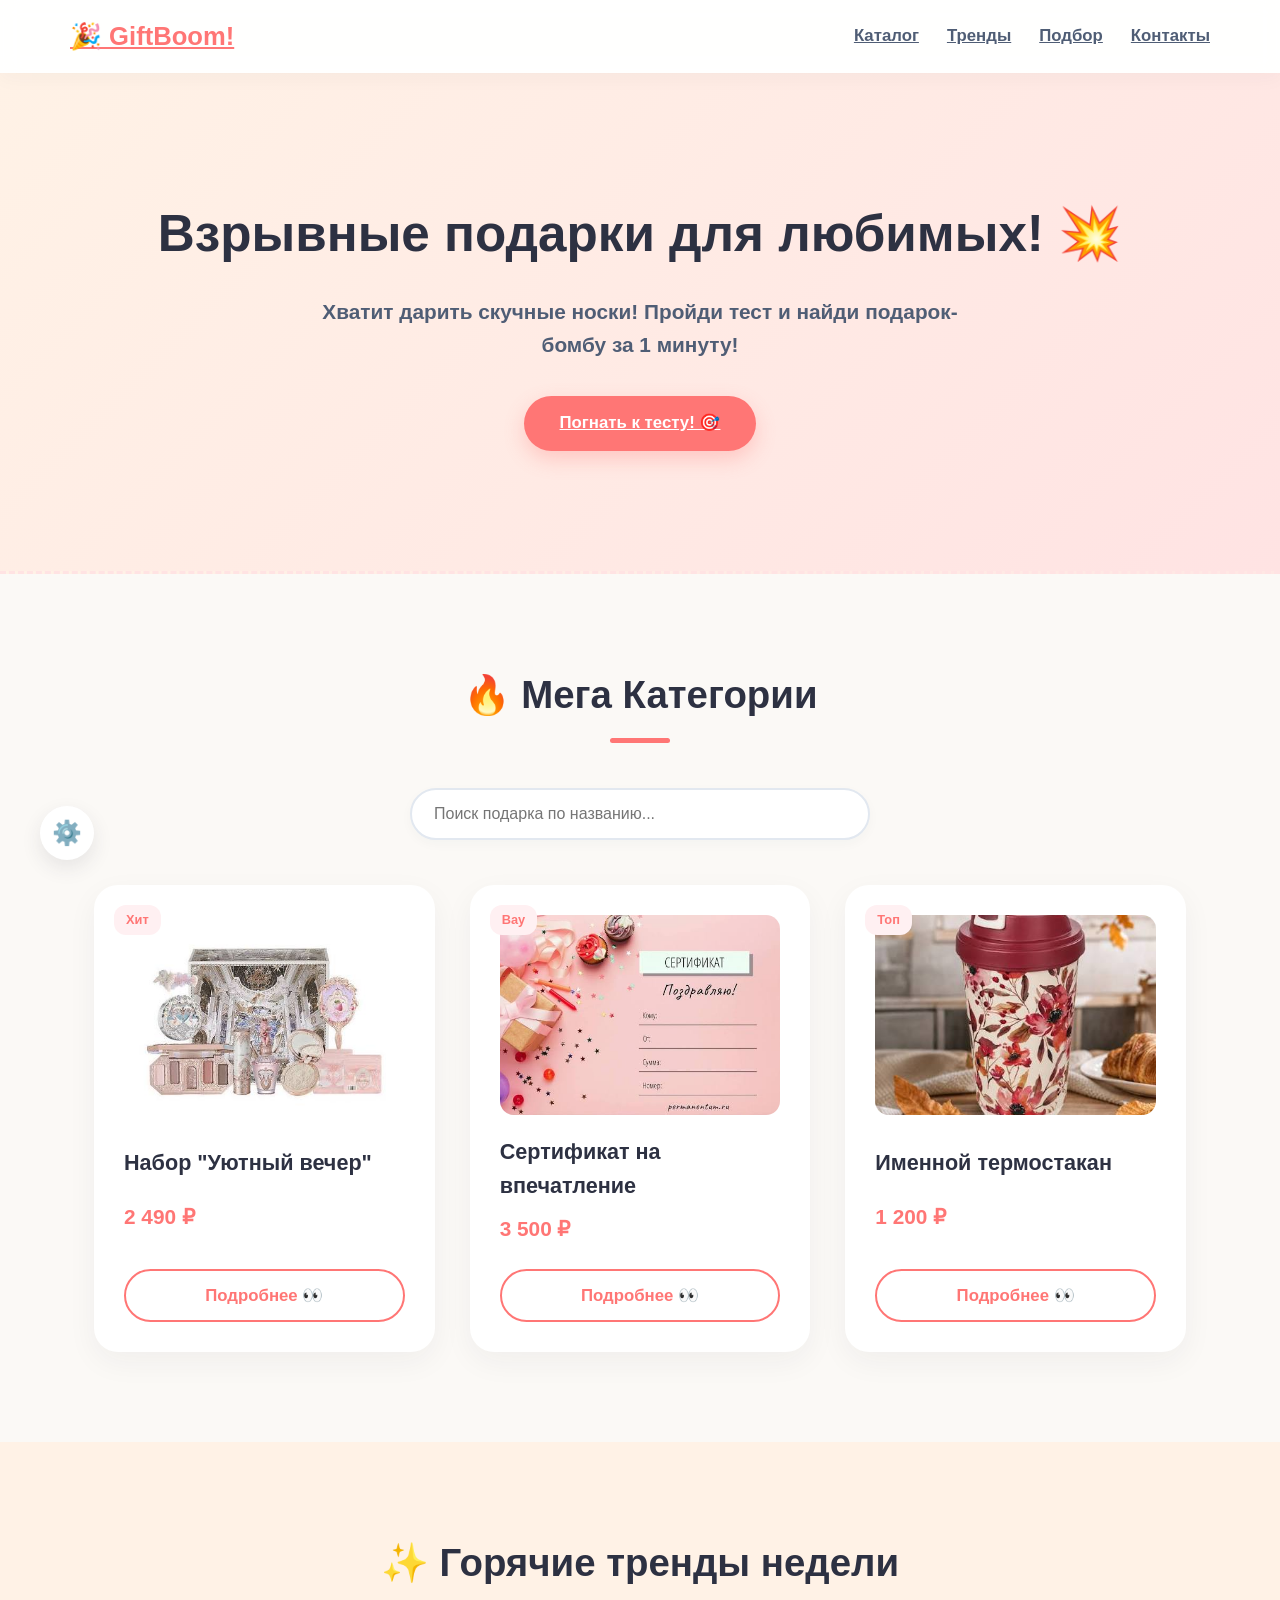
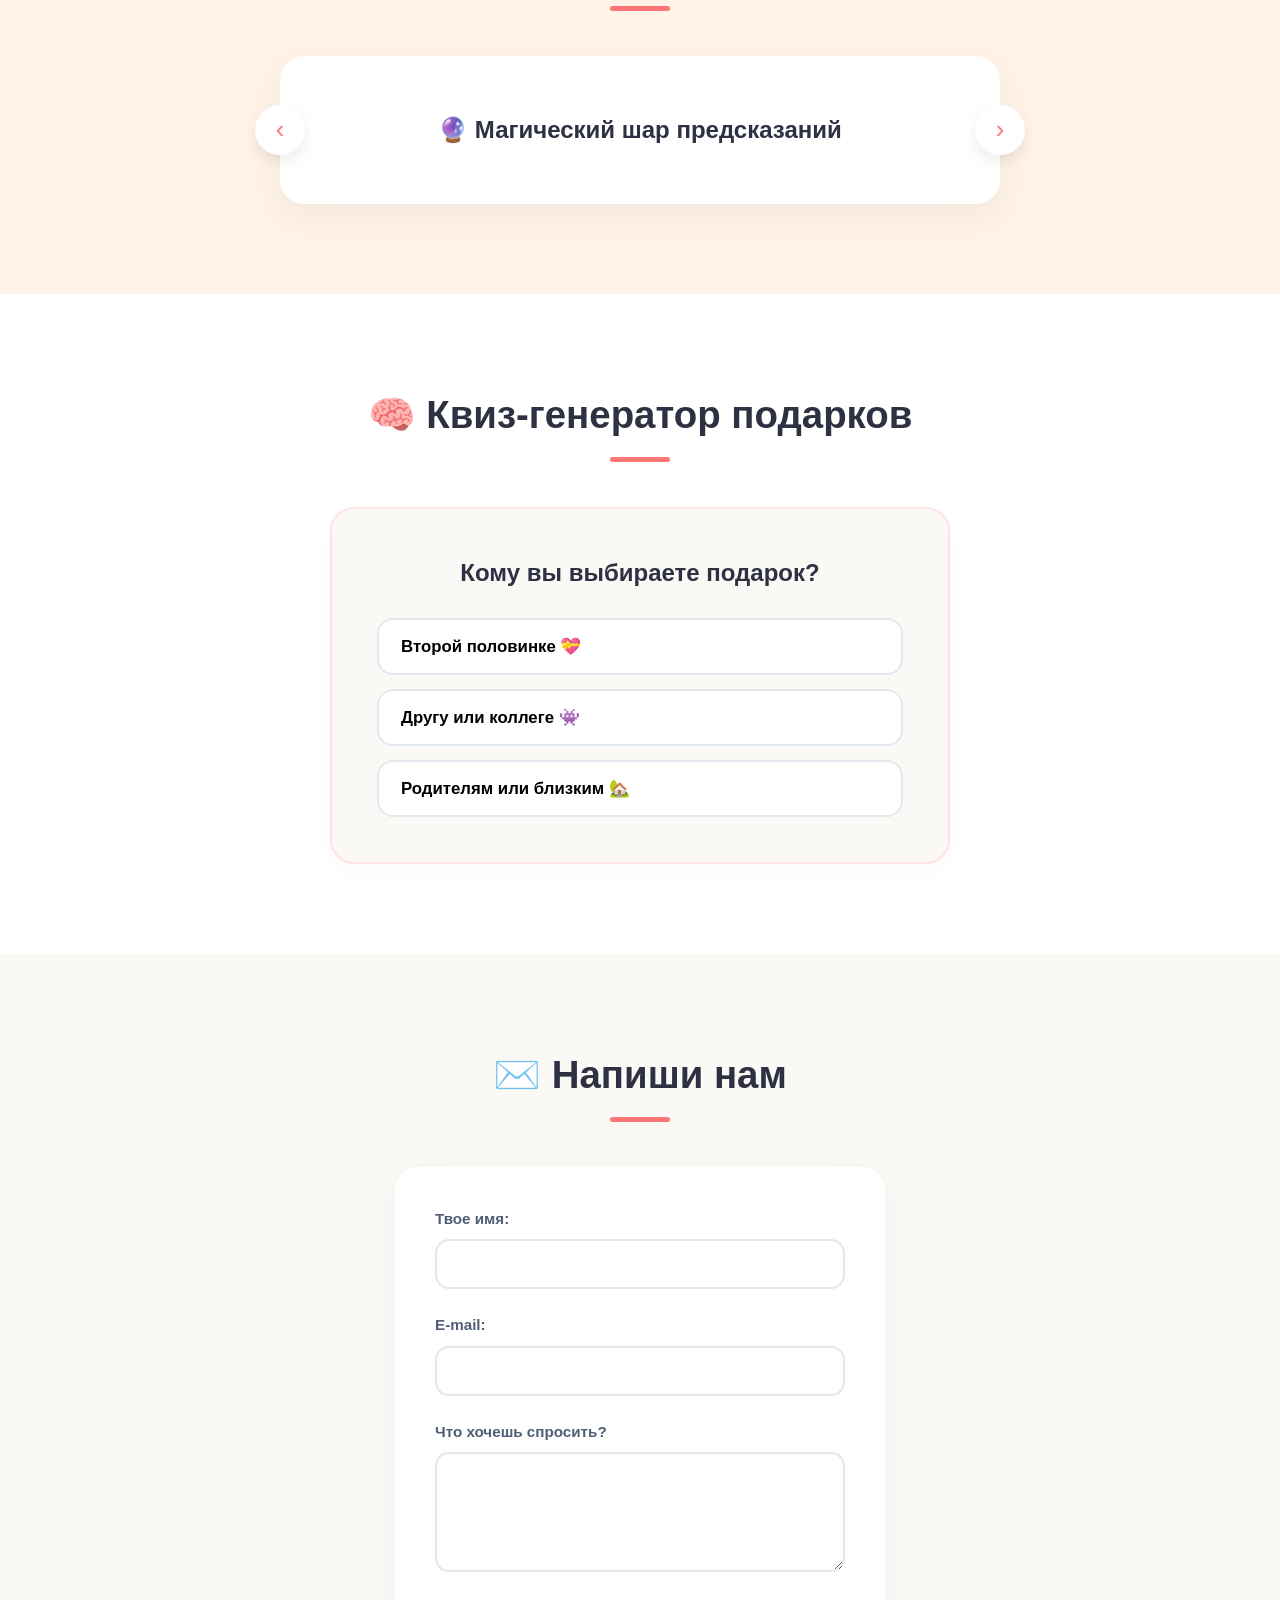
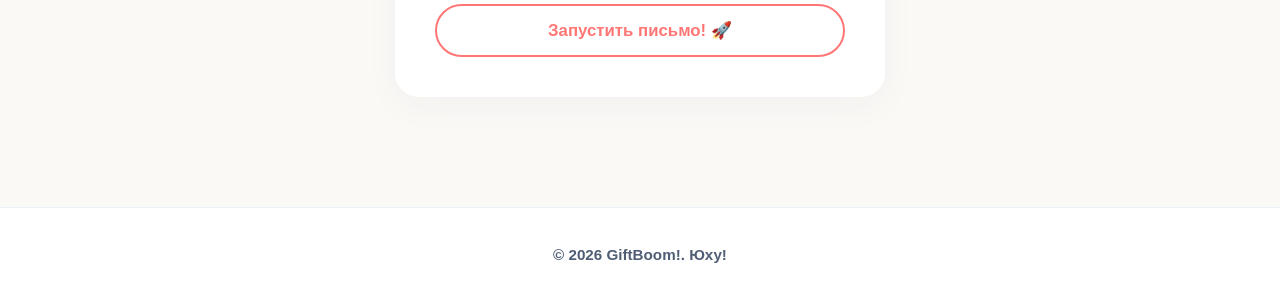
<file: index.html>
<!DOCTYPE html>
<html lang="ru">
<head>
    <meta charset="UTF-8">
    <meta name="viewport" content="width=device-width, initial-scale=1.0">
    <title>GiftBoom! 🎉 — Магазин ярких подарков</title>
    <!-- Если у тебя своя картинка-иконка в папке images: -->
    <link rel="icon" type="image/png" href="images/favicon.jpg?v=2">

    <link rel="stylesheet" href="style.css">
</head>
<body>

    <!-- Кнопка "Наверх" (Задание 1) -->
    <button id="scroll-to-top" class="scroll-btn" aria-label="Наверх">🚀</button>

    <!-- Шапка сайта -->
    <header class="header">
        <div class="container header-container">
            <a href="#" class="logo">🎉 GiftBoom!</a>
            <nav class="nav">
                <a href="#catalog" class="nav-link" data-lang-ru="Каталог" data-lang-en="Catalog">Каталог</a>
                <a href="#slider-section" class="nav-link" data-lang-ru="Тренды" data-lang-en="Trends">Тренды</a>
                <a href="#quiz-section" class="nav-link" data-lang-ru="Подбор" data-lang-en="Quiz">Подбор</a>
                <a href="#contact" class="nav-link" data-lang-ru="Контакты" data-lang-en="Contacts">Контакты</a>
            </nav>
        </div>
    </header>

    <main>
        <!-- Главный экран (Hero) -->
        <section class="hero">
            <div class="container hero-container">
                <h1 class="hero-title" data-lang-ru="Взрывные подарки для любимых! 💥" data-lang-en="Explosive gifts for everyone! 💥">Взрывные подарки для любимых! 💥</h1>
                <p class="hero-subtitle" data-lang-ru="Хватит дарить скучные носки! Пройди тест и найди подарок-бомбу за 1 минуту!" data-lang-en="Stop giving boring socks! Take the quiz and find a bomb gift in 1 minute!">Хватит дарить скучные носки! Пройди тест и найди подарок-бомбу за 1 минуту!</p>
                <a href="#quiz-section" class="btn btn-primary" data-lang-ru="Погнать к тесту! 🎯" data-lang-en="Start Quiz! 🎯">Погнать к тесту! 🎯</a>
            </div>
        </section>

        <!-- Каталог товаров с поиском (Задание 8) и анимацией (Задание 3) -->
        <section id="catalog" class="catalog">
            <div class="container">
                <h2 class="section-title" data-lang-ru="🔥 Мега Категории" data-lang-en="🔥 Mega Categories">🔥 Мега Категории</h2>
                
                <!-- Живой поиск (Задание 8) -->
                <div class="search-container">
                    <input type="text" id="catalog-search" placeholder="Поиск подарка по названию..." data-lang-placeholder-ru="Поиск подарка по названию..." data-lang-placeholder-en="Search gifts by name...">
                </div>

                <div class="catalog-grid">
                    <!-- Карточка 1 -->
                    <div class="product-card scroll-animate" data-title="набор уютный вечер">
                        <div class="product-badge">Хит</div>
                        <!-- Заменили заглушку на настоящий тег картинки -->
                        <img src="images/cozy.jpg" alt="Набор Уютный вечер" class="product-img">
                        <h3 class="product-title">Набор "Уютный вечер"</h3>
                        <p class="product-price">2 490 ₽</p>
                        <button class="btn btn-secondary open-modal-btn" data-gift="cozy">Подробнее 👀</button>
                    </div>

                    <!-- Карточка 2 -->
                    <div class="product-card scroll-animate" data-title="сертификат впечатление полет">
                        <div class="product-badge">Вау</div>
                        <img src="images/certificate.jpg" alt="Сертификат на впечатление" class="product-img">
                        <h3 class="product-title">Сертификат на впечатление</h3>
                        <p class="product-price">3 500 ₽</p>
                        <button class="btn btn-secondary open-modal-btn" data-gift="active">Подробнее 👀</button>
                    </div>

                    <!-- Карточка 3 -->
                    <div class="product-card scroll-animate" data-title="именной термостакан">
                        <div class="product-badge">Топ</div>
                        <img src="images/cup.jpg" alt="Именной термостакан" class="product-img">
                        <h3 class="product-title">Именной термостакан</h3>
                        <p class="product-price">1 200 ₽</p>
                        <button class="btn btn-secondary open-modal-btn" data-gift="style">Подробнее 👀</button>
                    </div>
</div>
            </div>
        </section>

        <!-- Слайдер без библиотек (Задание 9) -->
        <section id="slider-section" class="slider-section">
            <div class="container">
                <h2 class="section-title" data-lang-ru="✨ Горячие тренды недели" data-lang-en="✨ Hot trends of the week">✨ Горячие тренды недели</h2>
                <div class="slider-wrapper">
                    <button class="slider-arrow prev-btn">‹</button>
                    <div class="slider-container">
                        
                        <!-- НАЙДИ ЭТУ СТРОКУ И ЗАМЕНИ БЛОКИ ВНУТРИ НЕЁ -->
                        <div class="slider-track">
                            <div class="slide-item" tabindex="0">🔮 Магический шар предсказаний</div>
                            <div class="slide-item" tabindex="0">👾 Настольный мини-автомат</div>
                            <div class="slide-item" tabindex="0">🍫 Огромный бокс киндеров</div>
                            <div class="slide-item" tabindex="0">🍕 Подушка в виде пиццы</div>
                        </div>
                        
                    </div>
                    <button class="slider-arrow next-btn">›</button>
                </div>
            </div>
        </section>

        <!-- Интерактивная викторина -->
        <section id="quiz-section" class="quiz-section">
            <div class="container">
                <h2 class="section-title" data-lang-ru="🧠 Квиз-генератор подарков" data-lang-en="🧠 Gift Quiz Generator">🧠 Квиз-генератор подарков</h2>
                <div class="quiz-container" id="quiz">
                    <div id="question-container">
                        <p class="quiz-question" id="question-text">Загрузка...</p>
                        <div class="quiz-options" id="options-container"></div>
                    </div>
                    <div id="result-container" class="hidden">
                        <h3 data-lang-ru="Твой идеальный подарок-бомба:" data-lang-en="Your perfect bomb gift:">Твой идеальный подарок-бомба:</h3>
                        <div id="quiz-result" class="quiz-result-card"></div>
                        <button class="btn btn-primary" id="restart-btn" data-lang-ru="Пройти еще раз! 🔄" data-lang-en="Try again! 🔄">Пройти еще раз! 🔄</button>
                    </div>
                </div>
            </div>
        </section>

        <!-- Форма обратной связи через Netlify Forms (Задание 6) -->
        <section id="contact" class="contact-section">
            <div class="container">
                <h2 class="section-title" data-lang-ru="✉️ Напиши нам" data-lang-en="✉️ Write to us">✉️ Напиши нам</h2>
                <!-- Добавлен атрибут netlify для автоматической обработки сервером -->
                <form action="https://formspree.io/f/xqppeekl" method="POST" class="contact-form">
                    <div class="form-group">
                        <label for="name" class="form-label" data-lang-ru="Твое имя:" data-lang-en="Your name:">Твое имя:</label>
                        <input type="text" id="name" name="name" class="form-input" required>
                    </div>
                    <div class="form-group">
                        <label for="email" class="form-label" data-lang-ru="E-mail:" data-lang-en="E-mail:">E-mail:</label>
                        <input type="email" id="email" name="email" class="form-input" required>
                    </div>
                    <div class="form-group">
                        <label for="message" class="form-label" data-lang-ru="Что хочешь спросить?" data-lang-en="What's your question?">Что хочешь спросить?</label>
                        <textarea id="message" name="message" class="form-input form-textarea" required></textarea>
                    </div>
                    <button type="submit" class="btn btn-secondary form-submit-btn" data-lang-ru="Запустить письмо! 🚀" data-lang-en="Send Letter! 🚀">Запустить письмо! 🚀</button>
                </form>
                <div id="form-status" class="form-status"></div>
            </div>
        </section>
    </main>

    <footer class="footer">
        <div class="container footer-container">
            <p>© 2026 GiftBoom!. Юху!</p>
        </div>
    </footer>

    <!-- Модальное окно с деталями карточки (Задание 10) -->
    <div id="product-modal" class="modalhidden">
        <div class="modal-content">
            <!-- Было: <span class="close-modal-btn">&times;</span> -->
            <button class="close-modal-btn" aria-label="Закрыть модальное окно">&times;</button>
            <h3 id="modal-title">Название подарка</h3>
            <p id="modal-desc">Описание появится здесь</p>
        </div>
    </div>

    <script src="script.js"></script>

    <!-- БЛОК НАСТРОЕК ДОСТУПНОСТИ -->
    <!-- Кнопка-шестерёнка для открытия панели -->
    <button id="settings-toggle" class="settings-btn" aria-label="Настройки">⚙️</button>

    <!-- Сама всплывающая панель -->
    <div id="settings-panel" class="settings-panel">
        <h3 data-lang-ru="Доступность" data-lang-en="Accessibility">Доступность</h3>
        
        <!-- Изменение шрифта -->
        <div class="settings-group">
            <span data-lang-ru="Размер шрифта:" data-lang-en="Font size:">Размер шрифта:</span>
            <div class="font-controls">
                <button id="font-decrease" class="ctrl-btn">A-</button>
                <button id="font-increase" class="ctrl-btn">A+</button>
            </div>
        </div>

        <!-- Переключатель языка (перенесён сюда) -->
        <div class="settings-group">
            <span data-lang-ru="Язык сайта:" data-lang-en="Language:">Язык сайта:</span>
            <button id="lang-toggle" class="lang-btn">🇬🇧 EN</button>
        </div>

        <!-- Скринридер (Озвучка) -->
        <div class="settings-group">
            <span data-lang-ru="Озвучка стрелочками:" data-lang-en="Arrow Screenreader:">Озвучка стрелочками:</span>
            <button id="reader-toggle" class="ctrl-btn btn-off" data-lang-ru="Выкл" data-lang-en="Off">Выкл</button>
        </div>
        
        <p class="reader-hint" data-lang-ru="💡 Включите озвучку и управляйте стрелочками ↑ ↓ на клавиатуре" data-lang-en="💡 Turn on and use ↑ ↓ arrows on keyboard">💡 Включите озвучку и управляйте стрелочками ↑ ↓ на клавиатуре</p>
    </div>

</body>
</html>
</file>
<file: style.css>
/* Плавная прокрутка по якорям (Задание 2) */
html {
    scroll-behavior: smooth;
}

/* ==========================================================================
   БАЗОВЫЕ НАСТРОЙКИ
   ========================================================================== */
* {
    margin: 0;
    padding: 0;
    box-sizing: border-box;
}

body {
    font-family: 'Nunito', 'Segoe UI', Roboto, sans-serif; /* Округлый, мягкий шрифт */
    background-color: #fbf9f6; /* Уютный молочный фон вместо холодного белого */
    color: #2d3142; /* Мягкий черничный цвет текста */
    line-height: 1.6;
}

.container {
    width: 100%;
    max-width: 1140px;
    margin: 0 auto;
    padding: 0 24px;
}

section {
    padding: 90px 0;
}

.section-title {
    text-align: center;
    font-size: 2.4rem;
    font-weight: 800;
    margin-bottom: 45px;
    color: #2d3142;
    position: relative;
}

/* Маленькая милая плашка под заголовками */
.section-title::after {
    content: '';
    display: block;
    width: 60px;
    height: 5px;
    background: #ff7675;
    border-radius: 10px;
    margin: 12px auto 0 auto;
}

.hidden { display: none !important; }
.modalhidden { 
    display: none; 
    position: fixed; 
    z-index: 200; 
    left: 0; top: 0; 
    width: 100%; height: 100%; 
    background-color: rgba(45, 49, 66, 0.4); 
    backdrop-filter: blur(5px);
    align-items: center; 
    justify-content: center; 
}

/* ==========================================================================
   1. КНОПКА "НАВЕРХ" (Задание 1) - ИСПРАВЛЕННАЯ ВЕРСИЯ
   ========================================================================== */
.scroll-btn {
    position: fixed;
    bottom: 40px;
    right: 40px; /* Кнопка всегда стоит на своем месте */
    z-index: 99;
    font-size: 1.5rem;
    border: none;
    outline: none;
    background-color: #ff7675;
    color: white;
    cursor: pointer;
    width: 54px;
    height: 54px;
    border-radius: 50%;
    box-shadow: 0 8px 20px rgba(255, 118, 117, 0.3);
    
    /* Изначально делаем её полностью прозрачной и кликабельной */
    opacity: 0;
    pointer-events: none; 
    
    /* Плавное появление */
    transition: all 0.3s ease;
}

/* Когда JS добавляет этот класс, кнопка плавно проявляется */
.scroll-btn.show { 
    opacity: 1;
    pointer-events: auto; /* Делаем её кликабельной */
}

.scroll-btn:hover { 
    transform: translateY(-4px) scale(1.1);
    background-color: #ff6b81;
}


/* ==========================================================================
   УЮТНАЯ ШАПКА
   ========================================================================== */
.header {
    background-color: rgba(255, 255, 255, 0.9);
    backdrop-filter: blur(10px);
    box-shadow: 0 4px 20px rgba(45, 49, 66, 0.04);
    position: sticky;
    top: 0;
    z-index: 100;
}

.header-container {
    display: flex;
    justify-content: space-between;
    align-items: center;
    padding: 16px 0;
}

.logo {
    font-size: 1.6rem;
    font-weight: 900;
    color: #ff7675;
}

.nav {
    display: flex;
    gap: 28px;
    align-items: center;
}

.nav-link {
    font-size: 1.05rem;
    font-weight: 700;
    color: #4f5d75;
    transition: color 0.2s ease;
}

.nav-link:hover {
    color: #ff7675;
}

.lang-btn {
    background: #fff0f2;
    border: 2px solid #ffccd2;
    padding: 6px 14px;
    border-radius: 30px;
    cursor: pointer;
    font-size: 0.9rem;
    font-weight: 700;
    color: #ff7675;
    transition: all 0.2s;
}
.lang-btn:hover {
    background: #ff7675;
    color: #fff;
    border-color: #ff7675;
}

/* ==========================================================================
   ДРУЖЕЛЮБНЫЙ HERO ЭКРАН
   ========================================================================== */
.hero {
    background: linear-gradient(135deg, #fff2e6 0%, #ffe3e3 100%); /* Теплый персиково-розовый градиент */
    color: #2d3142;
    text-align: center;
    padding: 120px 0;
    border-bottom: 3px dashed #ffe3e3;
}

.hero-title {
    font-size: 3.2rem;
    font-weight: 900;
    color: #2d3142;
    margin-bottom: 20px;
}

.hero-subtitle {
    font-size: 1.3rem;
    font-weight: 600;
    color: #4f5d75;
    max-width: 650px;
    margin: 0 auto 35px auto;
}

/* КНОПКИ ДЛЯ ЖИЗНИ */
.btn {
    display: inline-block;
    padding: 14px 36px;
    border-radius: 40px;
    font-size: 1.05rem;
    font-weight: 800;
    cursor: pointer;
    border: none;
    transition: all 0.3s cubic-bezier(0.175, 0.885, 0.32, 1.275);
}

.btn-primary {
    background: #ff7675;
    color: #fff;
    box-shadow: 0 8px 20px rgba(255, 118, 117, 0.3);
}

.btn-primary:hover {
    background: #ff6b81;
    transform: translateY(-3px);
    box-shadow: 0 12px 24px rgba(255, 118, 117, 0.4);
}

.btn-secondary {
    background: #fff;
    color: #ff7675;
    border: 2px solid #ff7675;
    width: 100%;
    text-align: center;
}

.btn-secondary:hover {
    background: #ff7675;
    color: #fff;
    transform: translateY(-2px);
}

/* ==========================================================================
   ПОИСК И КАТАЛОГ С ТЕНЯМИ
   ========================================================================== */
.search-container {
    max-width: 460px;
    margin: 0 auto 45px;
}

.search-container input {
    width: 100%;
    padding: 15px 22px;
    border-radius: 30px;
    border: 2px solid #e2e8f0;
    background: #fff;
    font-size: 1rem;
    font-family: inherit;
    box-shadow: 0 4px 12px rgba(45, 49, 66, 0.03);
    transition: all 0.2s;
}

.search-container input:focus {
    outline: none;
    border-color: #ff7675;
    box-shadow: 0 0 0 4px rgba(255, 118, 117, 0.15);
}

/* Карточки (Задание 3) */
.catalog-grid {
    display: grid;
    grid-template-columns: repeat(auto-fit, minmax(290px, 1fr));
    gap: 35px;
}

.product-card {
    background: #fff;
    border-radius: 24px; /* Округлые конфетные углы */
    padding: 30px;
    position: relative;
    box-shadow: 0 10px 30px rgba(45, 49, 66, 0.05); /* Мягкая объемная тень */
    transition: transform 0.4s cubic-bezier(0.175, 0.885, 0.32, 1.275), box-shadow 0.4s ease, opacity 0.6s ease-out;
    display: flex;
    flex-direction: column;
    justify-content: space-between;
}

.product-card:hover {
    transform: translateY(-8px);
    box-shadow: 0 20px 40px rgba(45, 49, 66, 0.1);
}

.scroll-animate { opacity: 0; transform: translateY(30px); }
.scroll-animate.active { opacity: 1; transform: translateY(0); }

.product-badge {
    position: absolute;
    top: 20px;
    left: 20px;
    background: #fff0f2;
    color: #ff7675;
    padding: 5px 12px;
    border-radius: 12px;
    font-size: 0.8rem;
    font-weight: 800;
}

.product-img-placeholder {
    font-size: 4rem;
    text-align: center;
    margin: 25px 0;
}

.product-title {
    font-size: 1.35rem;
    font-weight: 800;
    margin-bottom: 8px;
    color: #2d3142;
}

.product-price {
    font-size: 1.3rem;
    font-weight: 800;
    color: #ff7675;
    margin-bottom: 24px;
}

/* ==========================================================================
   9. СЛАЙДЕР С КОНФЕТНЫМ НАСТРОЕНИЕМ (Задание 9)
   ========================================================================== */
.slider-section {
    background-color: #fff2e6; /* Пастельно-персиковый */
}

.slider-wrapper {
    display: flex;
    align-items: center;
    justify-content: center;
    position: relative;
    max-width: 720px;
    margin: 0 auto;
}

.slider-container {
    overflow: hidden;
    width: 100%;
    border-radius: 24px;
    background: #fff;
    box-shadow: 0 12px 35px rgba(45, 49, 66, 0.06);
}

.slider-track {
    display: flex;
    transition: transform 0.5s cubic-bezier(0.25, 1, 0.5, 1);
}

.slide-item {
    min-width: 100%;
    padding: 55px 40px;
    text-align: center;
    font-size: 1.5rem;
    font-weight: 700;
    color: #2d3142;
}

.slider-arrow {
    background: #fff;
    border: none;
    font-size: 1.6rem;
    color: #ff7675;
    width: 50px;
    height: 50px;
    border-radius: 50%;
    cursor: pointer;
    position: absolute;
    z-index: 10;
    display: flex;
    align-items: center;
    justify-content: center;
    box-shadow: 0 6px 15px rgba(0,0,0,0.08);
    transition: all 0.2s;
}
.prev-btn { left: -25px; } .next-btn { right: -25px; }
.slider-arrow:hover {
    background: #ff7675;
    color: #fff;
    transform: scale(1.1);
}

/* ==========================================================================
   КВИЗ И МЯГКАЯ ФОРМА ОБРАТНОЙ СВЯЗИ
   ========================================================================== */
.quiz-section {
    background: #fff;
}

.quiz-container {
    background: #fbf9f6;
    border: 2px solid #ffe3e3;
    max-width: 620px;
    margin: 0 auto;
    padding: 45px;
    border-radius: 24px;
    text-align: center;
    box-shadow: 0 8px 24px rgba(45, 49, 66, 0.02);
}

.quiz-question {
    font-size: 1.5rem;
    font-weight: 800;
    margin-bottom: 25px;
}

.quiz-options {
    display: flex;
    flex-direction: column;
    gap: 14px;
}

.quiz-btn {
    background: #fff;
    border: 2px solid #e2e8f0;
    padding: 16px 22px;
    border-radius: 16px;
    font-size: 1.05rem;
    cursor: pointer;
    font-family: inherit;
    font-weight: 700;
    text-align: left;
    transition: all 0.2s;
}

.quiz-btn:hover {
    border-color: #ff7675;
    background-color: #fff0f2;
    transform: translateX(5px);
}

.quiz-result-card {
    background: #2d3142;
    border-radius: 16px;
    padding: 24px;
    font-size: 1.35rem;
    font-weight: 700;
    color: #fff;
    margin: 24px 0;
    box-shadow: 0 8px 25px rgba(45, 49, 66, 0.2);
}

/* ФОРМА СВЯЗИ */
.contact-section { background: #fbf9f6; }
.contact-form {
    max-width: 490px;
    margin: 0 auto;
    background: #fff;
    padding: 40px;
    border-radius: 24px;
    box-shadow: 0 10px 35px rgba(45, 49, 66, 0.04);
}

.form-group { margin-bottom: 24px; }
.form-label { display: block; font-size: 0.95rem; font-weight: 700; color: #4f5d75; margin-bottom: 8px; }
.form-input {
    width: 100%;
    padding: 14px 18px;
    border: 2px solid #e2e8f0;
    border-radius: 14px;
    font-size: 1rem;
    font-family: inherit;
    transition: all 0.2s;
}
.form-input:focus {
    outline: none;
    border-color: #ff7675;
}
.form-textarea { min-height: 120px; resize: vertical; }

/* ПОДВАЛ */
.footer {
    background: #fff;
border-top: 1px solid #edf2f7;
padding: 35px 0;
font-size: 0.95rem;
font-weight: 600;
color: #4f5d75;
text-align: center;
}
/* МОДАЛЬНОЕ ОКНО */
.modal-content {
background-color: #fff;
border-radius: 28px;
padding: 45px;
max-width: 470px;
width: 90%;
position: relative;
box-shadow: 0 25px 50px rgba(45, 49, 66, 0.15);
text-align: center;
}
.modal-content h3 { font-size: 1.7rem; font-weight: 800; margin-bottom: 12px; color: #2d3142; }
.modal-content p { color: #4f5d75; font-size: 1.05rem; line-height: 1.6; }
.close-modal-btn {
position: absolute;
right: 24px;
top: 16px;
font-size: 2.2rem;
cursor: pointer;
color: #a0aec0;
transition: color 0.2s;
}
.close-modal-btn:hover { color: #ff7675; }

/* Стиль для новых картинок товаров */
.product-img {
    width: 100%;
    height: 200px;
    object-fit: cover; /* Картинка заполнит блок аккуратно, без искажений */
    border-radius: 14px; /* Красивые округлые края */
    margin-bottom: 20px;
}
/* ==========================================================================
   ПАНЕЛЬ НАСТРОЕК И ДОСТУПНОСТИ
   ========================================================================== */
/* Кнопка-шестерёнка */
.settings-btn {
    position: fixed;
    bottom: 40px;
    left: 40px; /* Слева, чтобы не мешать ракете "Наверх" */
    z-index: 101;
    font-size: 1.5rem;
    border: none;
    outline: none;
    background-color: #fff;
    cursor: pointer;
    width: 54px;
    height: 54px;
    border-radius: 50%;
    box-shadow: 0 8px 20px rgba(45, 49, 66, 0.1);
    display: flex;
    align-items: center;
    justify-content: center;
    transition: transform 0.3s cubic-bezier(0.175, 0.885, 0.32, 1.275);
}
.settings-btn:hover {
    transform: rotate(45deg) scale(1.1);
}

/* Сама панель */
.settings-panel {
    position: fixed;
    bottom: 110px;
    left: -350px; /* Изначально спрятана за левым экраном */
    width: 300px;
    background: rgba(255, 255, 255, 0.95);
    backdrop-filter: blur(10px);
    border: 2px solid #ffe3e3;
    border-radius: 24px;
    padding: 25px;
    box-shadow: 0 10px 30px rgba(45, 49, 66, 0.1);
    z-index: 101;
    transition: left 0.4s cubic-bezier(0.25, 1, 0.5, 1);
}
/* Класс, который JS будет добавлять для открытия */
.settings-panel.open {
    left: 40px;
}

.settings-panel h3 {
    margin-bottom: 18px;
    font-size: 1.2rem;
    font-weight: 800;
    border-bottom: 2px solid #fbf9f6;
    padding-bottom: 8px;
}

.settings-group {
    display: flex;
    justify-content: space-between;
    align-items: center;
    margin-bottom: 15px;
    font-weight: 700;
    font-size: 0.95rem;
}

.font-controls {
    display: flex;
    gap: 8px;
}

.ctrl-btn {
    background: #fbf9f6;
    border: 2px solid #e2e8f0;
    padding: 6px 14px;
    border-radius: 12px;
    cursor: pointer;
    font-weight: 700;
    font-family: inherit;
    transition: all 0.2s;
}
.ctrl-btn:hover {
    border-color: #ff7675;
    color: #ff7675;
}

/* Стили для включенного/выключенного скринридера */
#reader-toggle.btn-on {
    background: #ff7675;
    color: #fff;
    border-color: #ff7675;
}

.reader-hint {
    font-size: 0.8rem;
    color: #4f5d75;
    margin-top: 10px;
    line-height: 1.3;
}

/* Класс визуальной подсветки читаемого текста для скринридера */
.reader-highlight {
    outline: 3px dashed #ff7675 !important;
    outline-offset: 4px;
    background-color: rgba(255, 118, 117, 0.1) !important;
    transition: all 0.1s ease;
}
/* Стили для секции контактов и формы */
.contact-section { 
    background: #fbf9f6; 
}
.contact-form {
    max-width: 490px;
    margin: 0 auto;
    background: #fff;
    padding: 40px;
    border-radius: 24px;
    box-shadow: 0 10px 35px rgba(45, 49, 66, 0.04);
}
.form-group { 
    margin-bottom: 24px; 
}
.form-label { 
    display: block; 
    font-size: 0.95rem; 
    font-weight: 700; 
    color: #4f5d75; 
    margin-bottom: 8px; 
}
.form-input {
    width: 100%;
    padding: 14px 18px;
    border: 2px solid #e2e8f0;
    border-radius: 14px;
    font-size: 1rem;
    font-family: inherit;
    transition: all 0.2s;
}
.form-input:focus {
    outline: none;
    border-color: #ff7675;
}
.form-textarea { 
    min-height: 120px; 
    resize: vertical; 
}
.form-status {
    text-align: center;
    margin-top: 20px;
    font-weight: 700;
    font-size: 1.1rem;
}

/* ==========================================================================
   УПРАВЛЕНИЕ БЕЗ МЫШКИ (KEYBOARD ACCESSIBILITY)
   ========================================================================== */
/* Красивая обводка для всех элементов при переключении кнопкой Tab */
a:focus-visible,
button:focus-visible,
input:focus-visible,
textarea:focus-visible,
[tabindex="0"]:focus-visible {
    outline: 3px solid #ff7675; /* Наш фирменный розовый цвет */
    outline-offset: 3px;
    border-radius: 8px;
    background-color: rgba(255, 118, 117, 0.05);
}
</file>
